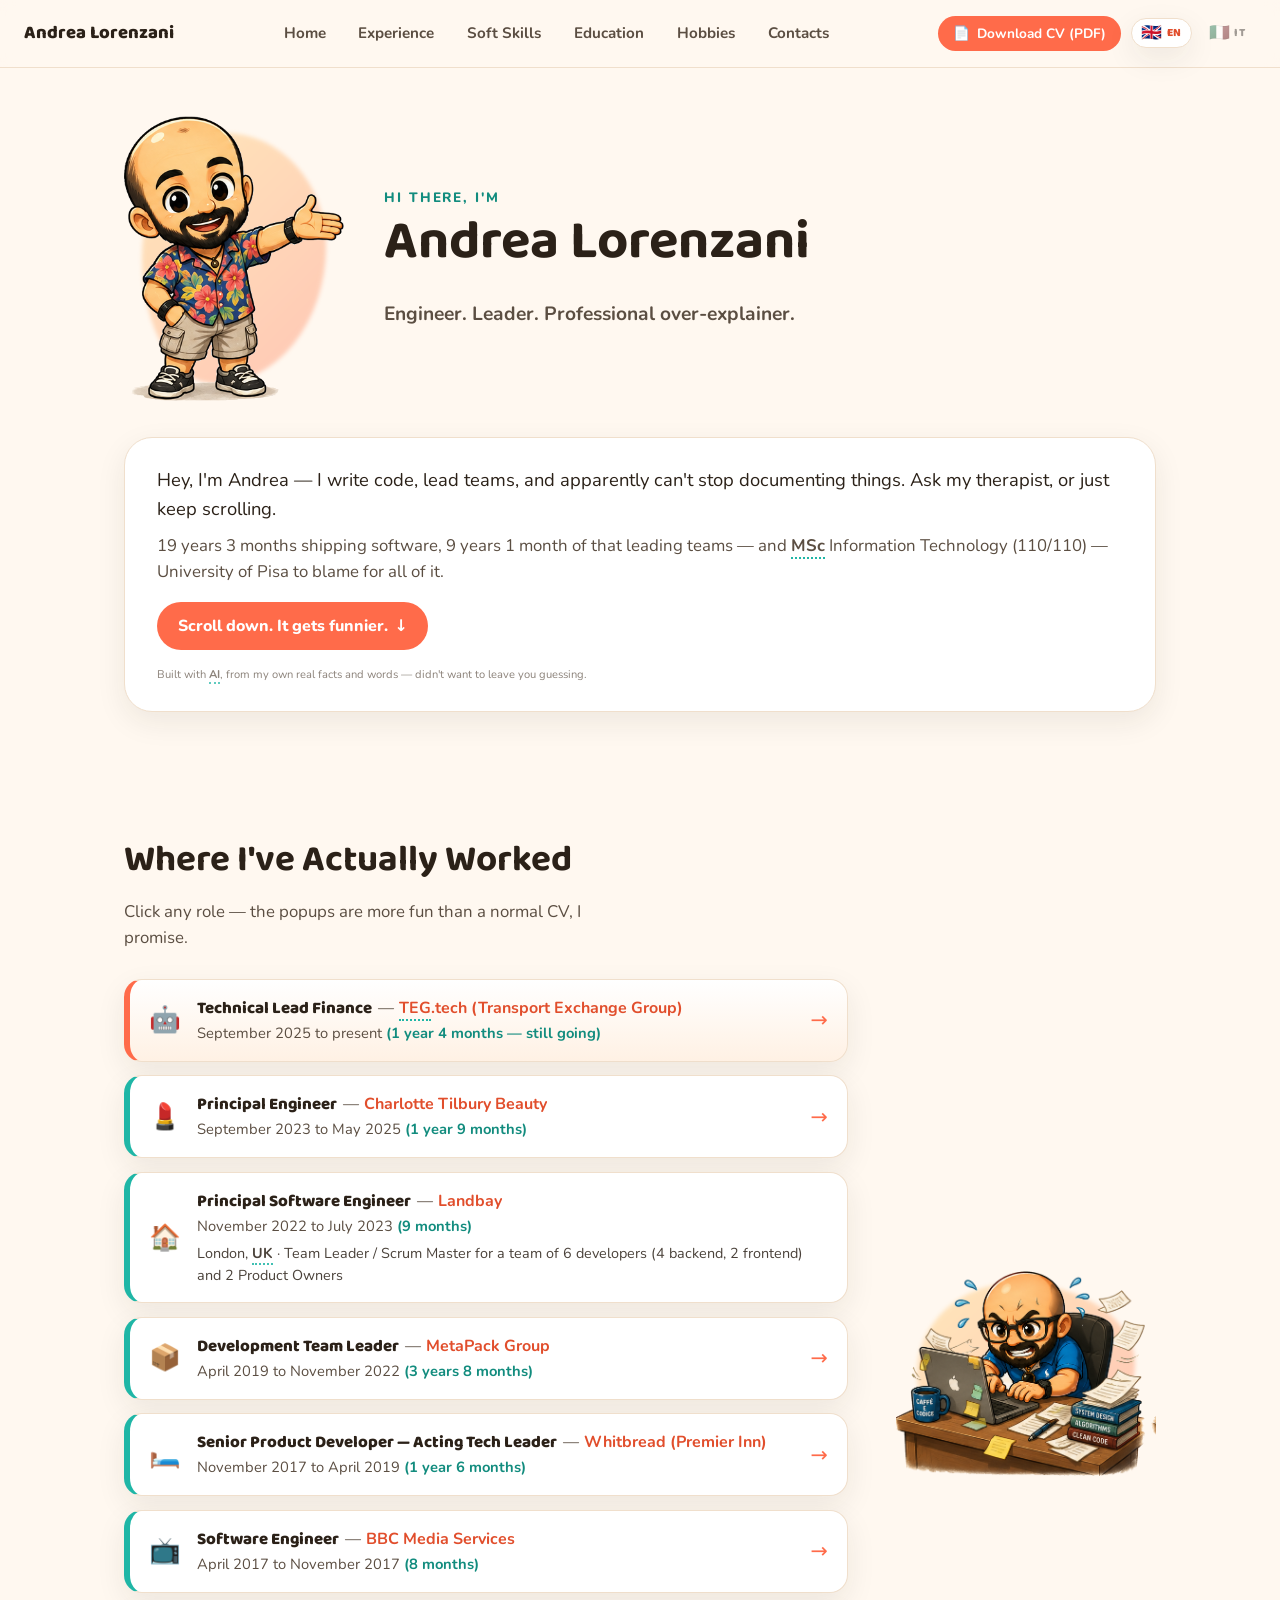
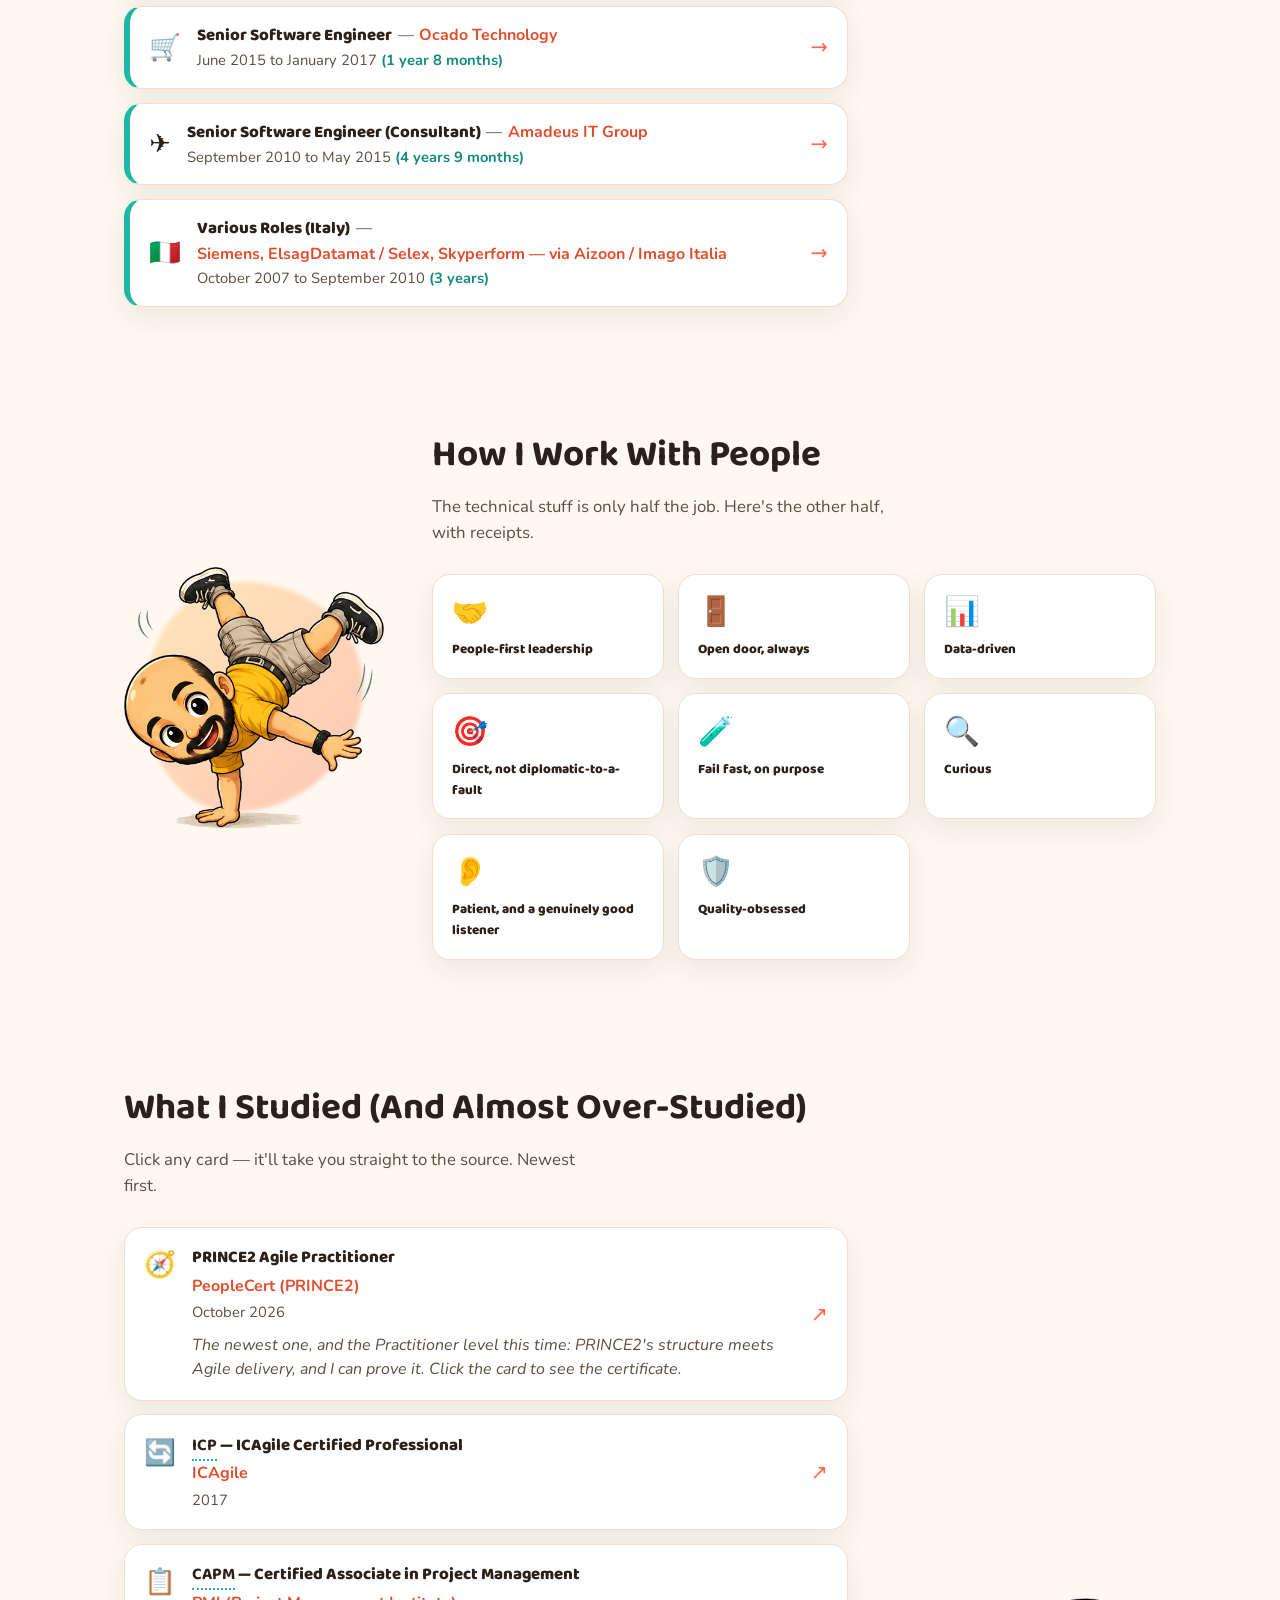
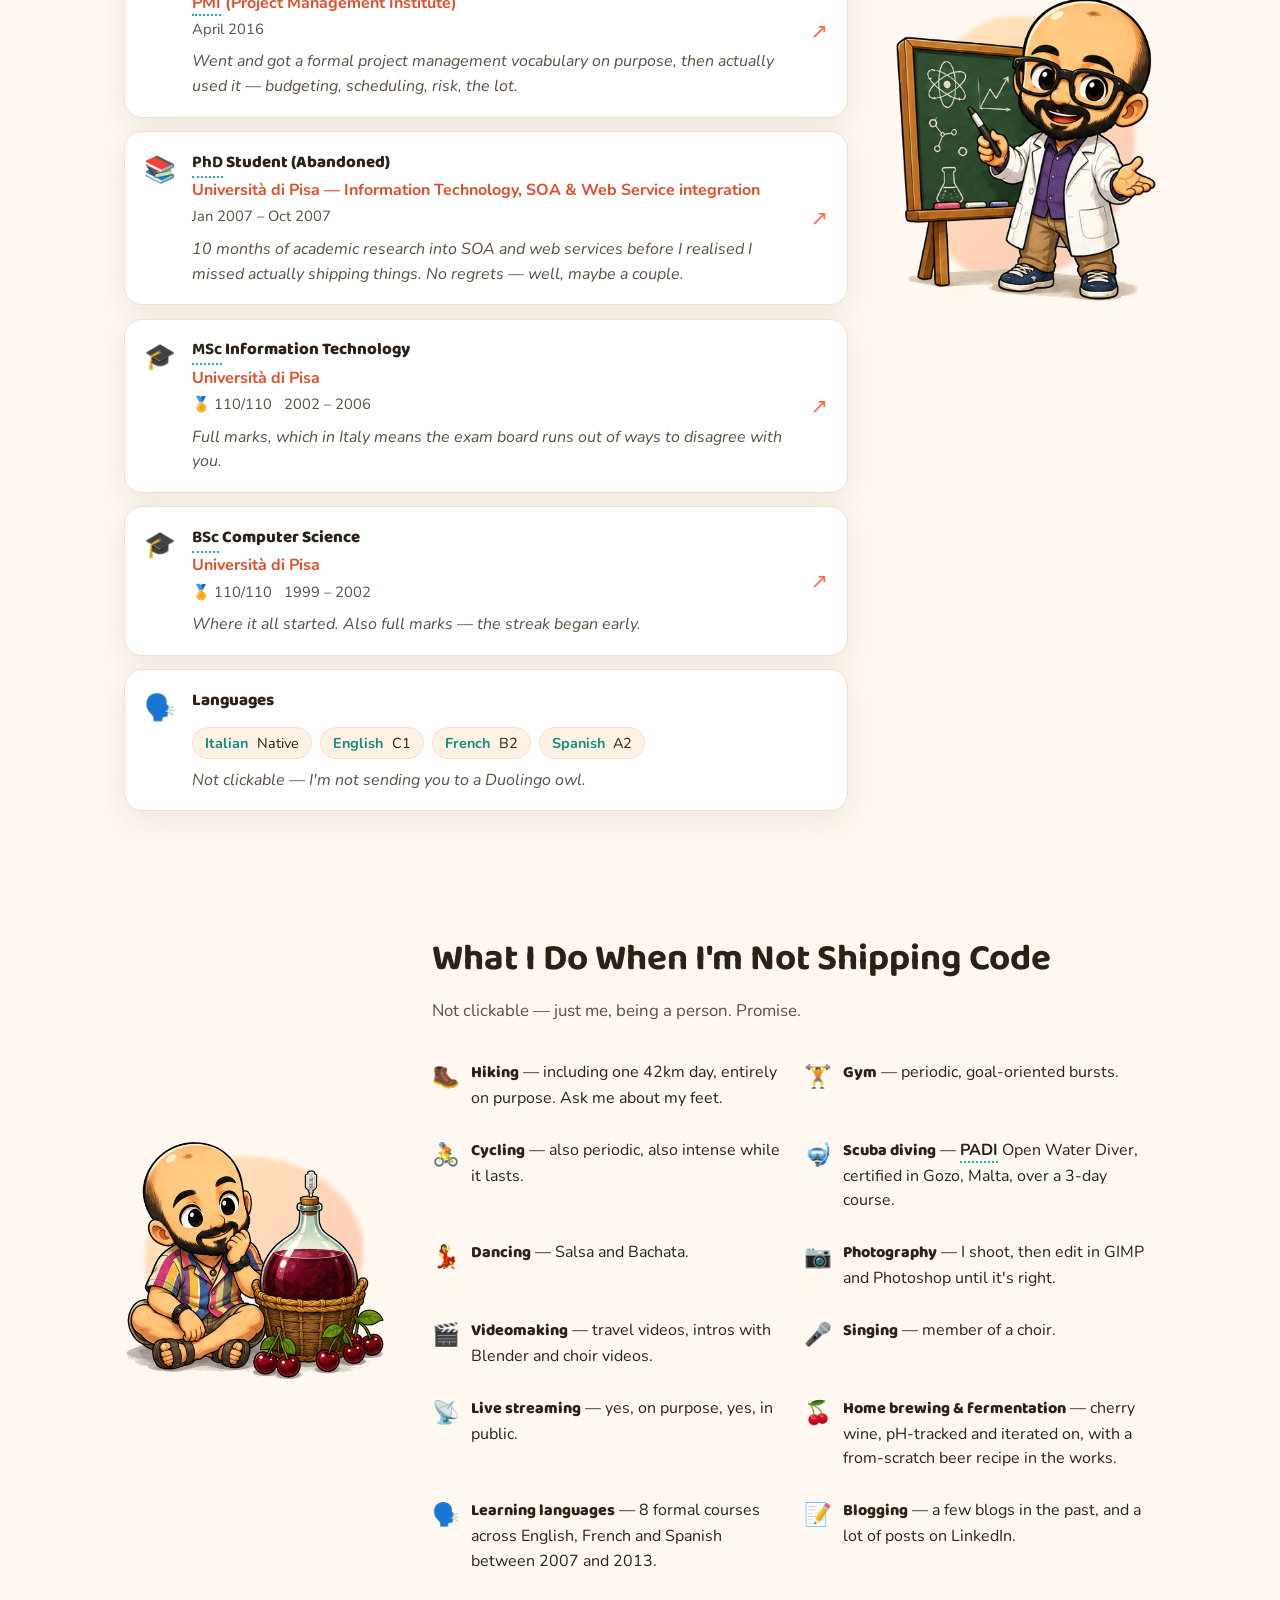
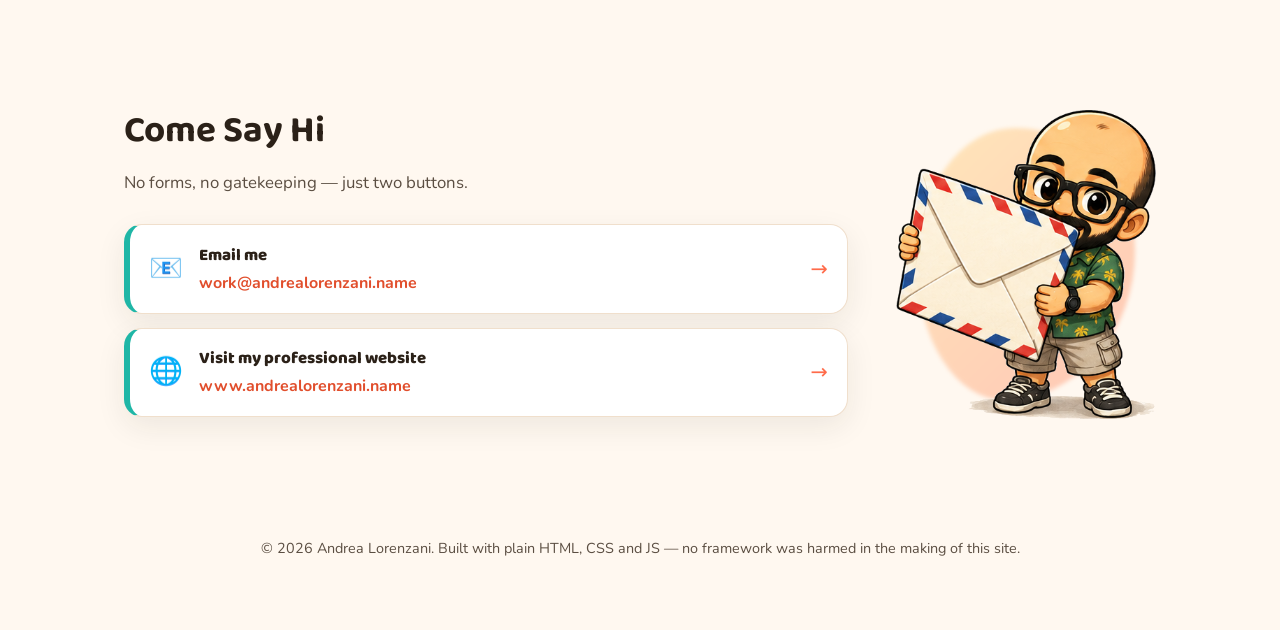
<file: index.html>
<!DOCTYPE html>
<html lang="en">
<head>
<meta charset="UTF-8">
<meta name="viewport" content="width=device-width, initial-scale=1.0">
<title>Andrea Lorenzani — Principal Engineer &amp; Engineering Manager</title>
<meta name="description" content="Andrea Lorenzani is a Principal Engineer and Engineering Manager based in London. This is his slightly-too-honest personal CV: experience, soft skills, education and hobbies, in his own voice.">
<link rel="canonical" href="https://andrealorenzani.github.io/">
<meta name="robots" content="index, follow">
<link rel="icon" href="data:,">
<link rel="alternate" hreflang="en" href="https://andrealorenzani.github.io/">
<link rel="alternate" hreflang="it" href="https://andrealorenzani.github.io/it/">
<link rel="alternate" hreflang="x-default" href="https://andrealorenzani.github.io/">
<meta property="og:type" content="profile">
<meta property="og:site_name" content="Andrea Lorenzani">
<meta property="og:title" content="Andrea Lorenzani — Principal Engineer &amp; Engineering Manager">
<meta property="og:description" content="Andrea Lorenzani's slightly-too-honest personal CV: experience, soft skills, education and hobbies, in his own voice.">
<meta property="og:url" content="https://andrealorenzani.github.io/">
<meta property="og:image" content="https://andrealorenzani.github.io/img/welcome.png">
<meta property="og:locale" content="en_GB">
<meta property="og:locale:alternate" content="it_IT">
<meta name="twitter:card" content="summary_large_image">
<meta name="twitter:title" content="Andrea Lorenzani — Principal Engineer &amp; Engineering Manager">
<meta name="twitter:description" content="Andrea Lorenzani's slightly-too-honest personal CV: experience, soft skills, education and hobbies, in his own voice.">
<meta name="twitter:image" content="https://andrealorenzani.github.io/img/welcome.png">
<link rel="preconnect" href="https://fonts.googleapis.com">
<link rel="preconnect" href="https://fonts.gstatic.com" crossorigin>
<link href="https://fonts.googleapis.com/css2?family=Baloo+2:wght@500;700;800&amp;family=Nunito:wght@400;600;700;800&amp;display=swap" rel="stylesheet">
<link rel="stylesheet" href="/css/style.css">
<script type="application/ld+json">
{
  "@context": "https://schema.org",
  "@type": "ProfilePage",
  "mainEntity": {
    "@type": "Person",
    "name": "Andrea Lorenzani",
    "url": "https://andrealorenzani.github.io/",
    "jobTitle": ["Principal Engineer", "Engineering Manager"],
    "description": "Software engineer and engineering leader based in London. Writes code, leads teams, and has been doing both for close to two decades.",
    "email": "mailto:work@andrealorenzani.name",
    "address": { "@type": "PostalAddress", "addressLocality": "London", "addressCountry": "GB" },
    "sameAs": [
      "https://www.andrealorenzani.name/",
      "https://www.andrealorenzani.name/cv/",
      "https://blog.andrealorenzani.name",
      "https://www.linkedin.com/in/andrealorenzani"
    ]
  }
}
</script>
</head>
<body>

<a class="skip-link" href="#main">Skip to content</a>

<header class="topnav">
  <a class="topnav-brand" href="#top">Andrea Lorenzani</a>
  <nav aria-label="Section navigation">
    <a href="#top">Home</a>
    <a href="#experience">Experience</a>
    <a href="#soft-skills">Soft Skills</a>
    <a href="#education">Education</a>
    <a href="#hobbies">Hobbies</a>
    <a href="#contacts">Contacts</a>
  </nav>
  <div class="topnav-actions">
    <a class="cv-download" href="https://www.andrealorenzani.name/curriculum/?lang=eng&amp;type=pdf&amp;source=web_githubio" target="_blank" rel="noopener noreferrer">
      <span aria-hidden="true">📄</span> Download CV (PDF)
    </a>
    <div class="lang-switch" role="group" aria-label="Language / Lingua">
      <a href="/" class="lang-flag is-active" aria-current="page" hreflang="en" lang="en" title="English (current)">
        <span aria-hidden="true">🇬🇧</span><span class="lang-code">EN</span>
      </a>
      <a href="/it/" class="lang-flag" hreflang="it" lang="it" title="Italiano">
        <span aria-hidden="true">🇮🇹</span><span class="lang-code">IT</span>
      </a>
    </div>
  </div>
</header>

<main id="main">

  <!-- ===================== HERO / WELCOME ===================== -->
  <section id="top" class="hero" aria-labelledby="hero-name">
    <div class="hero-top">
      <div class="hero-portrait">
        <img id="hero-image" alt="" width="343" height="445">
      </div>
      <div class="hero-heading">
        <p class="eyebrow">Hi there, I'm</p>
        <h1 id="hero-name">Andrea Lorenzani</h1>
        <p id="hero-tagline" class="hero-tagline"></p>
      </div>
    </div>
    <div class="hero-copy">
      <p id="hero-intro" class="hero-intro"></p>
      <p id="hero-stats" class="hero-stats"></p>
      <a id="hero-cta" class="hero-cta" href="#experience">Scroll down. It gets funnier.</a>
      <p id="hero-ai-note" class="hero-ai-note"></p>
    </div>
  </section>

  <!-- ===================== EXPERIENCE ===================== -->
  <section id="experience" class="section section--img-right" aria-labelledby="experience-title">
    <div class="section-copy">
      <h2 id="experience-title" class="section-title"></h2>
      <p id="experience-subtitle" class="section-subtitle"></p>
      <ul id="experience-list" class="exp-list"></ul>
    </div>
    <div class="section-portrait">
      <img id="experience-image" alt="" width="547" height="431">
    </div>
  </section>

  <!-- ===================== SOFT SKILLS ===================== -->
  <section id="soft-skills" class="section section--img-left" aria-labelledby="skills-title">
    <div class="section-portrait">
      <img id="skills-image" alt="" width="432" height="434">
    </div>
    <div class="section-copy">
      <h2 id="skills-title" class="section-title"></h2>
      <p id="skills-subtitle" class="section-subtitle"></p>
      <div id="skills-grid" class="skills-grid"></div>
    </div>
  </section>

  <!-- ===================== EDUCATION ===================== -->
  <section id="education" class="section section--img-right" aria-labelledby="education-title">
    <div class="section-copy">
      <h2 id="education-title" class="section-title"></h2>
      <p id="education-subtitle" class="section-subtitle"></p>
      <div id="education-list" class="edu-list"></div>
    </div>
    <div class="section-portrait">
      <img id="education-image" alt="" width="376" height="439">
    </div>
  </section>

  <!-- ===================== HOBBIES ===================== -->
  <section id="hobbies" class="section section--img-left" aria-labelledby="hobbies-title">
    <div class="section-portrait">
      <img id="hobbies-image" alt="" width="465" height="425">
    </div>
    <div class="section-copy">
      <h2 id="hobbies-title" class="section-title"></h2>
      <p id="hobbies-subtitle" class="section-subtitle"></p>
      <ul id="hobbies-list" class="hobbies-list"></ul>
    </div>
  </section>

  <!-- ===================== CONTACTS ===================== -->
  <section id="contacts" class="section section--img-right" aria-labelledby="contacts-title">
    <div class="section-copy">
      <h2 id="contacts-title" class="section-title"></h2>
      <p id="contacts-subtitle" class="section-subtitle"></p>
      <div id="contacts-list" class="contacts-list"></div>
    </div>
    <div class="section-portrait">
      <img id="contacts-image" alt="" width="372" height="442">
    </div>
  </section>

</main>

<footer class="site-footer">
  <p>&copy; <span id="year"></span> Andrea Lorenzani. Built with plain HTML, CSS and JS — no framework was harmed in the making of this site.</p>
</footer>

<!-- Modal used for Experience and Soft Skills popups -->
<div id="modal" class="modal" role="dialog" aria-modal="true" aria-label="Details">
  <div class="modal-card" id="modal-body"></div>
</div>

<script src="/js/md-parser.js"></script>
<script src="/js/main.js"></script>
</body>
</html>
</file>
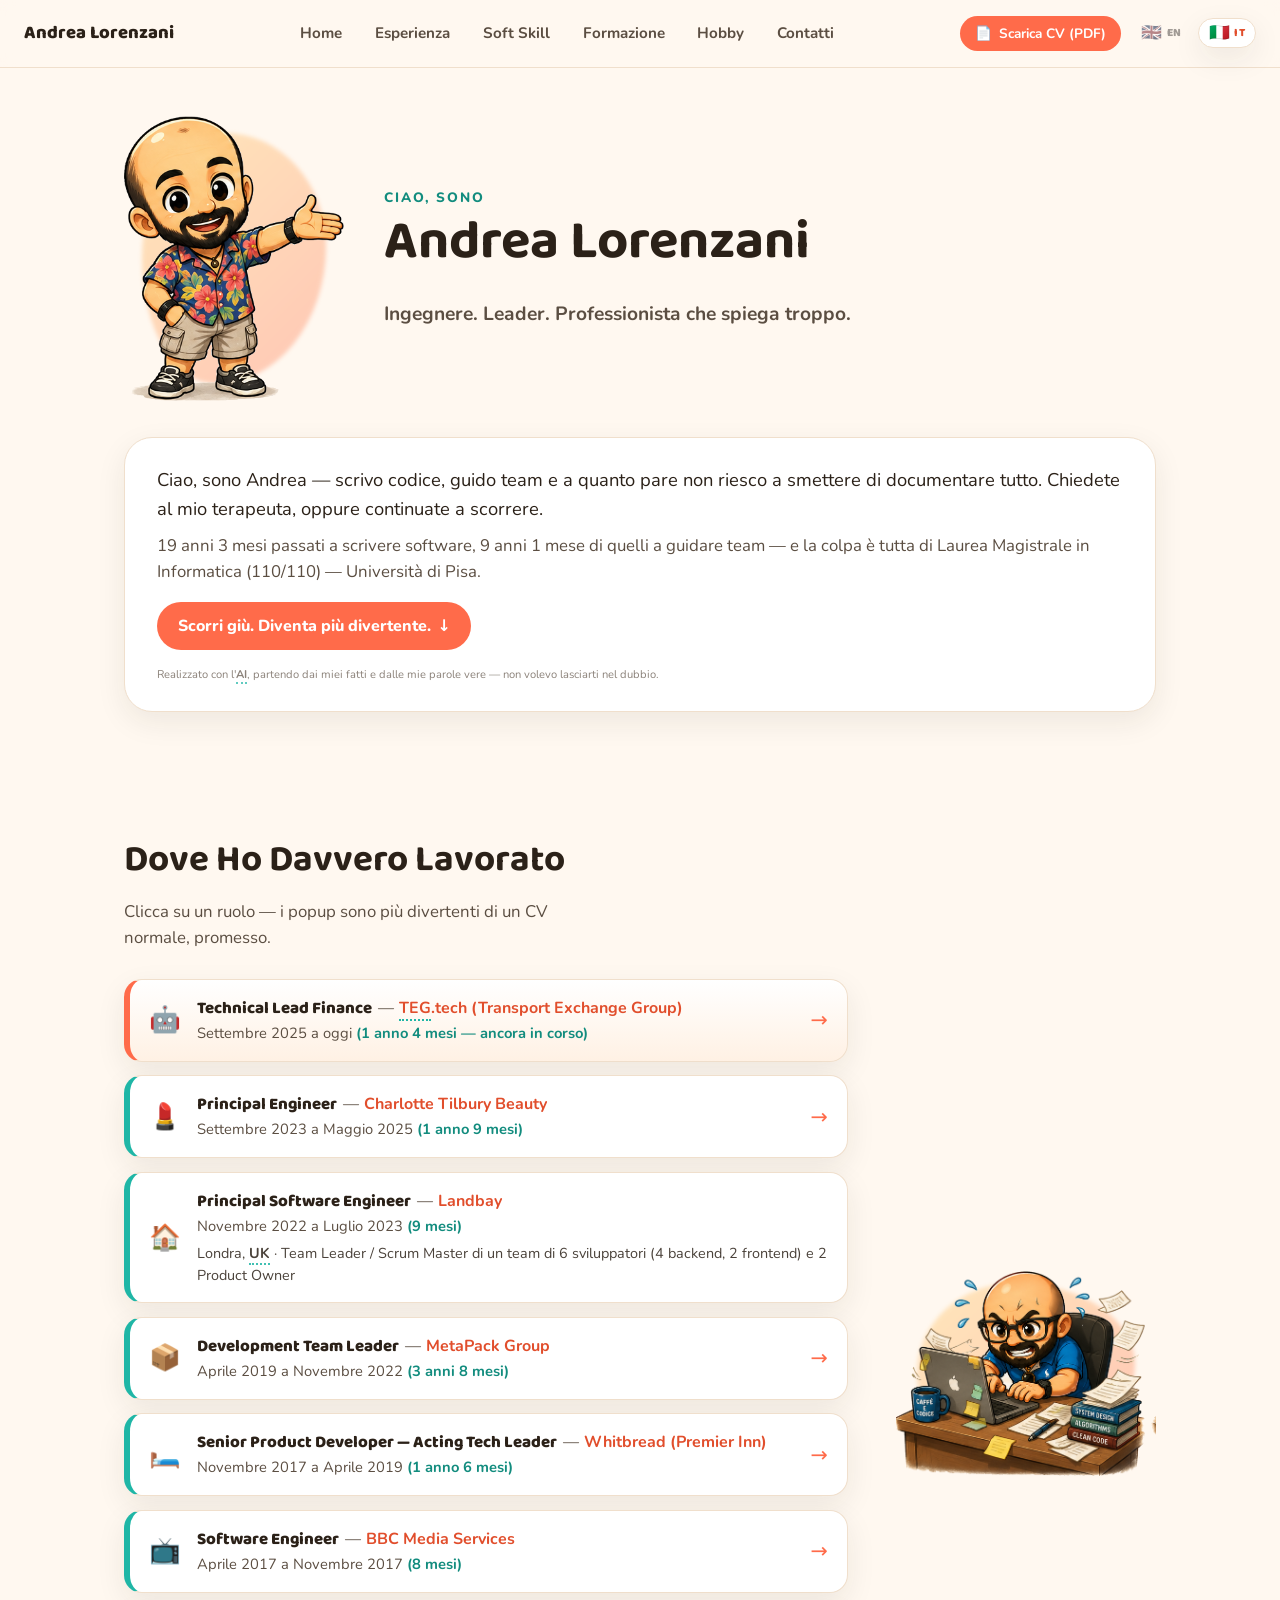
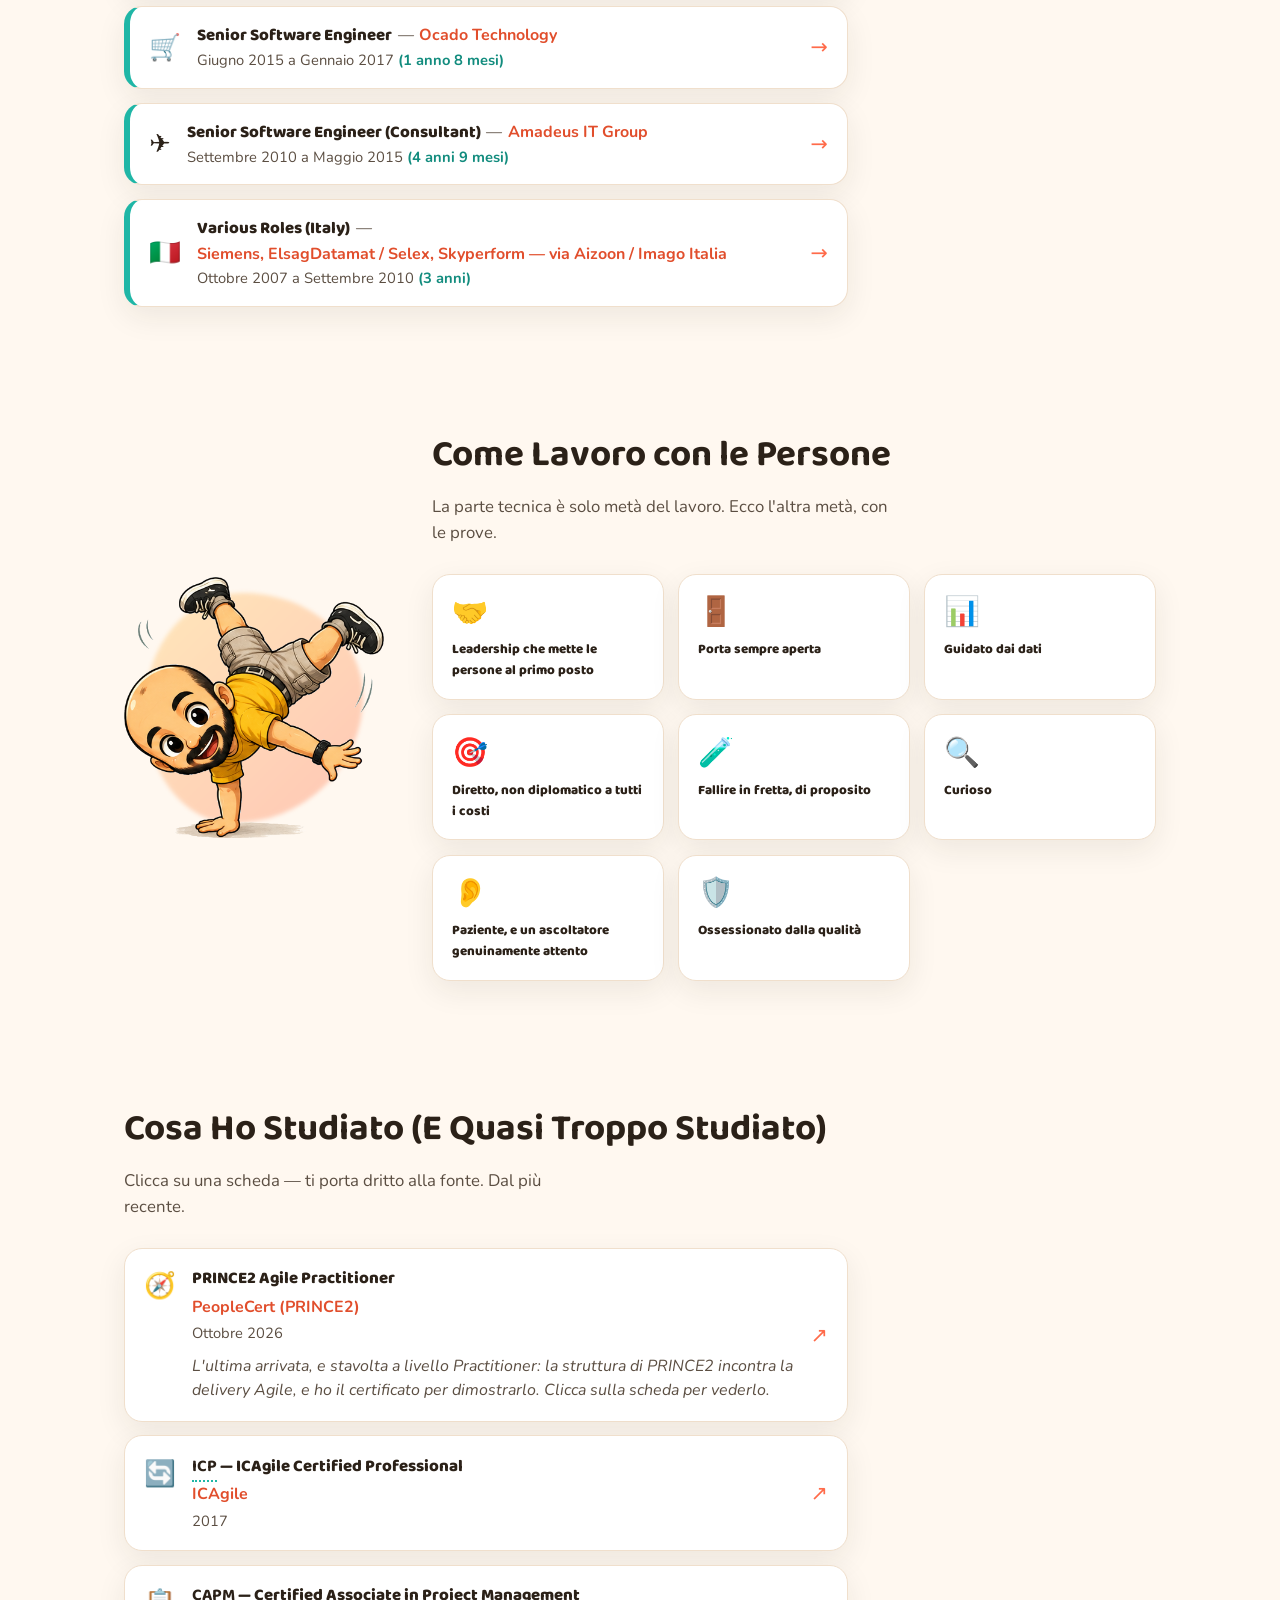
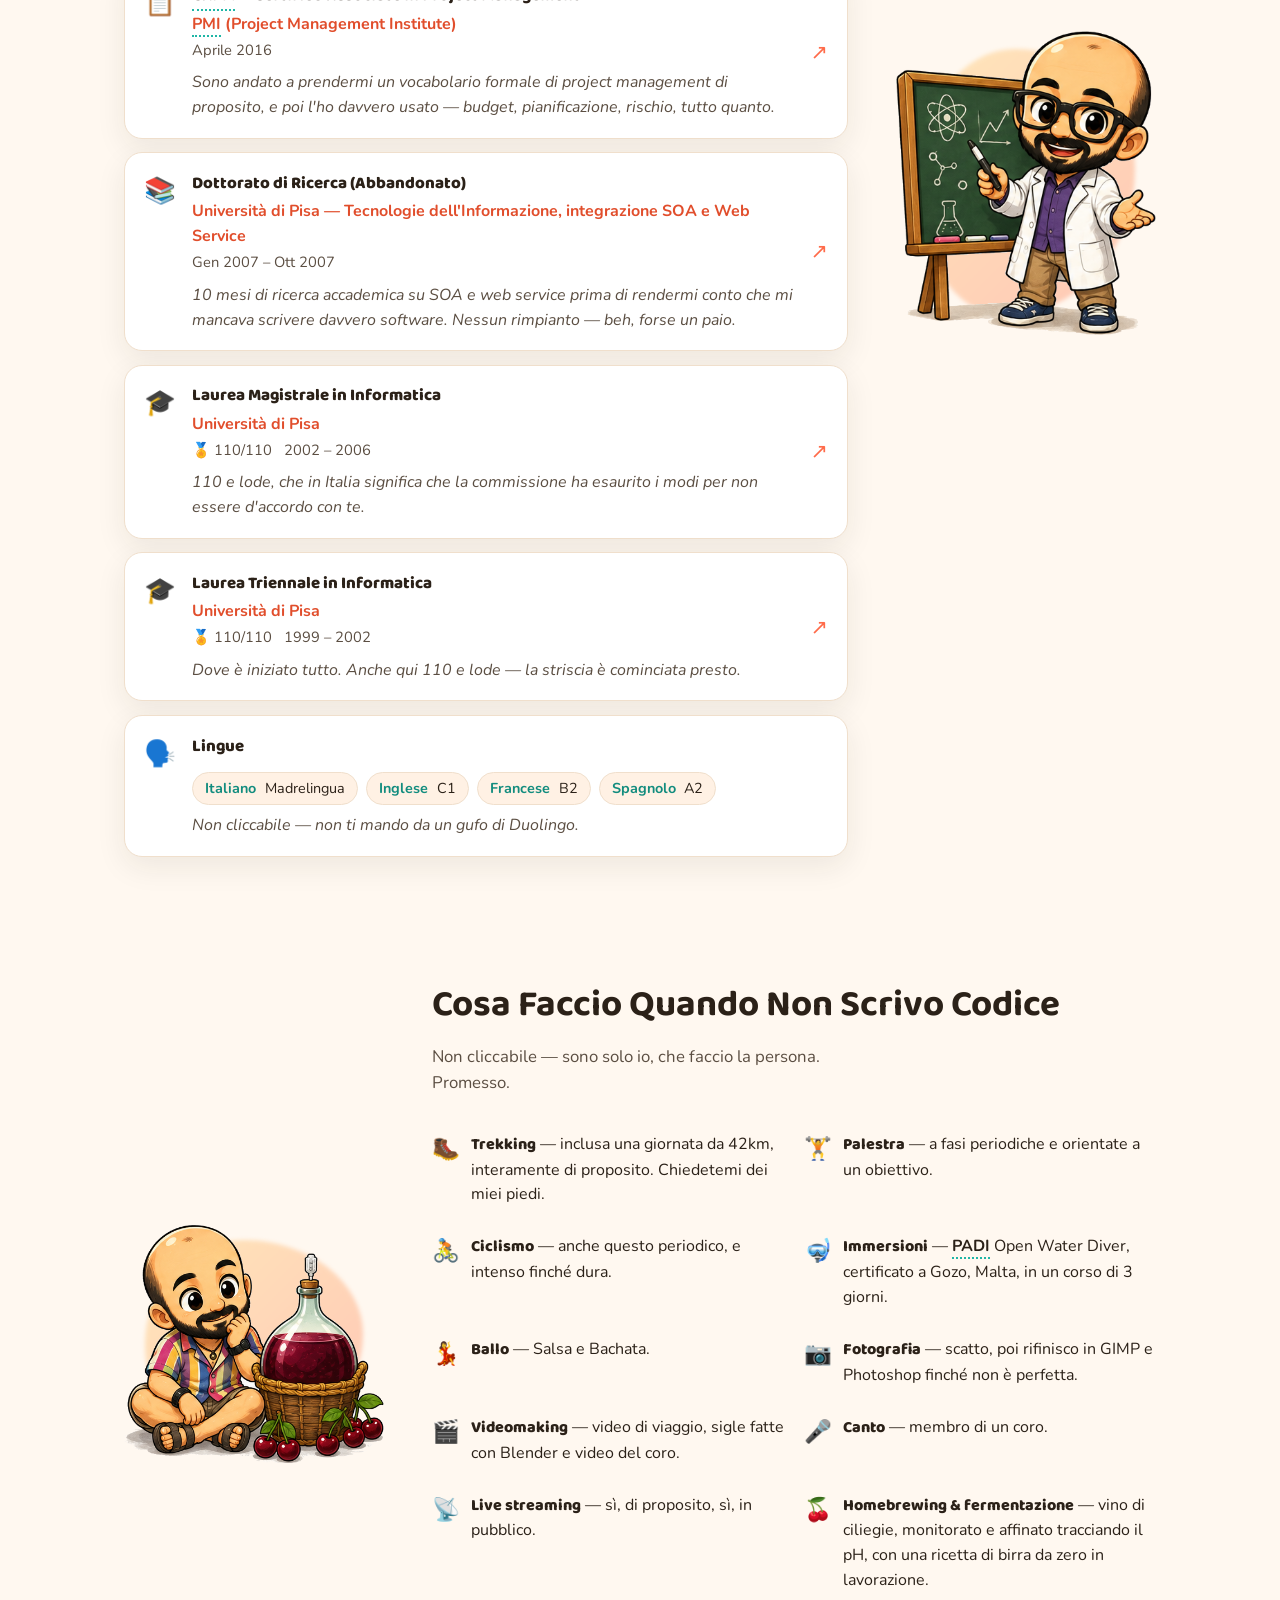
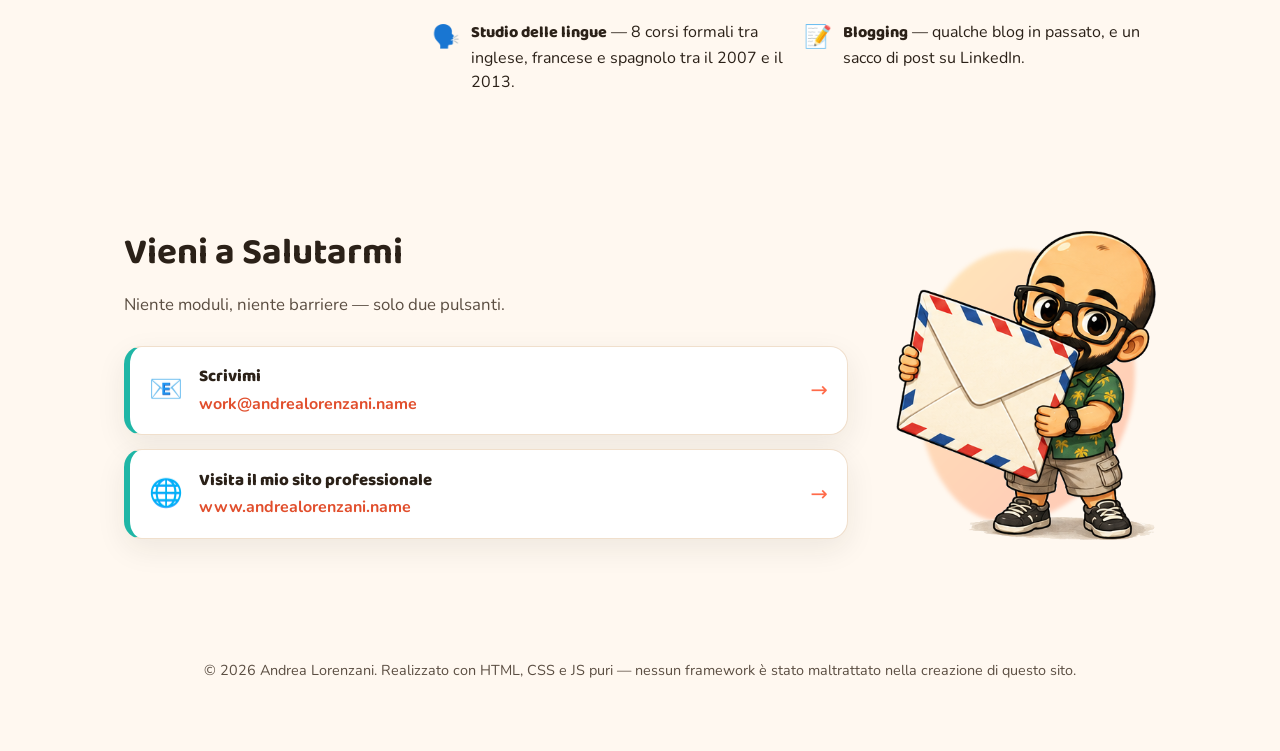
<file: it/index.html>
<!DOCTYPE html>
<html lang="it">
<head>
<meta charset="UTF-8">
<meta name="viewport" content="width=device-width, initial-scale=1.0">
<title>Andrea Lorenzani — Principal Engineer &amp; Engineering Manager</title>
<meta name="description" content="Andrea Lorenzani è Principal Engineer ed Engineering Manager con base a Londra. Il suo CV personale, un po' troppo sincero: esperienza, soft skill, formazione e hobby, a modo suo.">
<link rel="canonical" href="https://andrealorenzani.github.io/it/">
<meta name="robots" content="index, follow">
<link rel="icon" href="data:,">
<link rel="alternate" hreflang="en" href="https://andrealorenzani.github.io/">
<link rel="alternate" hreflang="it" href="https://andrealorenzani.github.io/it/">
<link rel="alternate" hreflang="x-default" href="https://andrealorenzani.github.io/">
<meta property="og:type" content="profile">
<meta property="og:site_name" content="Andrea Lorenzani">
<meta property="og:title" content="Andrea Lorenzani — Principal Engineer &amp; Engineering Manager">
<meta property="og:description" content="Il CV personale, un po' troppo sincero, di Andrea Lorenzani: esperienza, soft skill, formazione e hobby, a modo suo.">
<meta property="og:url" content="https://andrealorenzani.github.io/it/">
<meta property="og:image" content="https://andrealorenzani.github.io/img/welcome.png">
<meta property="og:locale" content="it_IT">
<meta property="og:locale:alternate" content="en_GB">
<meta name="twitter:card" content="summary_large_image">
<meta name="twitter:title" content="Andrea Lorenzani — Principal Engineer &amp; Engineering Manager">
<meta name="twitter:description" content="Il CV personale, un po' troppo sincero, di Andrea Lorenzani: esperienza, soft skill, formazione e hobby, a modo suo.">
<meta name="twitter:image" content="https://andrealorenzani.github.io/img/welcome.png">
<link rel="preconnect" href="https://fonts.googleapis.com">
<link rel="preconnect" href="https://fonts.gstatic.com" crossorigin>
<link href="https://fonts.googleapis.com/css2?family=Baloo+2:wght@500;700;800&amp;family=Nunito:wght@400;600;700;800&amp;display=swap" rel="stylesheet">
<link rel="stylesheet" href="/css/style.css">
<script type="application/ld+json">
{
  "@context": "https://schema.org",
  "@type": "ProfilePage",
  "inLanguage": "it",
  "mainEntity": {
    "@type": "Person",
    "name": "Andrea Lorenzani",
    "url": "https://andrealorenzani.github.io/it/",
    "jobTitle": ["Principal Engineer", "Engineering Manager"],
    "description": "Ingegnere del software e leader tecnico con base a Londra. Scrive codice, guida team, e lo fa da quasi vent'anni.",
    "email": "mailto:work@andrealorenzani.name",
    "address": { "@type": "PostalAddress", "addressLocality": "London", "addressCountry": "GB" },
    "sameAs": [
      "https://www.andrealorenzani.name/",
      "https://www.andrealorenzani.name/cv/it/",
      "https://blog.andrealorenzani.name",
      "https://www.linkedin.com/in/andrealorenzani"
    ]
  }
}
</script>
</head>
<body>

<a class="skip-link" href="#main">Vai al contenuto</a>

<header class="topnav">
  <a class="topnav-brand" href="#top">Andrea Lorenzani</a>
  <nav aria-label="Navigazione delle sezioni">
    <a href="#top">Home</a>
    <a href="#experience">Esperienza</a>
    <a href="#soft-skills">Soft Skill</a>
    <a href="#education">Formazione</a>
    <a href="#hobbies">Hobby</a>
    <a href="#contacts">Contatti</a>
  </nav>
  <div class="topnav-actions">
    <a class="cv-download" href="https://www.andrealorenzani.name/curriculum/?lang=ita&amp;type=pdf&amp;source=web_githubio" target="_blank" rel="noopener noreferrer">
      <span aria-hidden="true">📄</span> Scarica CV (PDF)
    </a>
    <div class="lang-switch" role="group" aria-label="Language / Lingua">
      <a href="/" class="lang-flag" hreflang="en" lang="en" title="English">
        <span aria-hidden="true">🇬🇧</span><span class="lang-code">EN</span>
      </a>
      <a href="/it/" class="lang-flag is-active" aria-current="page" hreflang="it" lang="it" title="Italiano (corrente)">
        <span aria-hidden="true">🇮🇹</span><span class="lang-code">IT</span>
      </a>
    </div>
  </div>
</header>

<main id="main">

  <!-- ===================== HERO / BENVENUTO ===================== -->
  <section id="top" class="hero" aria-labelledby="hero-name">
    <div class="hero-top">
      <div class="hero-portrait">
        <img id="hero-image" alt="" width="343" height="445">
      </div>
      <div class="hero-heading">
        <p class="eyebrow">Ciao, sono</p>
        <h1 id="hero-name">Andrea Lorenzani</h1>
        <p id="hero-tagline" class="hero-tagline"></p>
      </div>
    </div>
    <div class="hero-copy">
      <p id="hero-intro" class="hero-intro"></p>
      <p id="hero-stats" class="hero-stats"></p>
      <a id="hero-cta" class="hero-cta" href="#experience">Scorri giù. Diventa più divertente.</a>
      <p id="hero-ai-note" class="hero-ai-note"></p>
    </div>
  </section>

  <!-- ===================== ESPERIENZA ===================== -->
  <section id="experience" class="section section--img-right" aria-labelledby="experience-title">
    <div class="section-copy">
      <h2 id="experience-title" class="section-title"></h2>
      <p id="experience-subtitle" class="section-subtitle"></p>
      <ul id="experience-list" class="exp-list"></ul>
    </div>
    <div class="section-portrait">
      <img id="experience-image" alt="" width="547" height="431">
    </div>
  </section>

  <!-- ===================== SOFT SKILL ===================== -->
  <section id="soft-skills" class="section section--img-left" aria-labelledby="skills-title">
    <div class="section-portrait">
      <img id="skills-image" alt="" width="432" height="434">
    </div>
    <div class="section-copy">
      <h2 id="skills-title" class="section-title"></h2>
      <p id="skills-subtitle" class="section-subtitle"></p>
      <div id="skills-grid" class="skills-grid"></div>
    </div>
  </section>

  <!-- ===================== FORMAZIONE ===================== -->
  <section id="education" class="section section--img-right" aria-labelledby="education-title">
    <div class="section-copy">
      <h2 id="education-title" class="section-title"></h2>
      <p id="education-subtitle" class="section-subtitle"></p>
      <div id="education-list" class="edu-list"></div>
    </div>
    <div class="section-portrait">
      <img id="education-image" alt="" width="376" height="439">
    </div>
  </section>

  <!-- ===================== HOBBY ===================== -->
  <section id="hobbies" class="section section--img-left" aria-labelledby="hobbies-title">
    <div class="section-portrait">
      <img id="hobbies-image" alt="" width="465" height="425">
    </div>
    <div class="section-copy">
      <h2 id="hobbies-title" class="section-title"></h2>
      <p id="hobbies-subtitle" class="section-subtitle"></p>
      <ul id="hobbies-list" class="hobbies-list"></ul>
    </div>
  </section>

  <!-- ===================== CONTATTI ===================== -->
  <section id="contacts" class="section section--img-right" aria-labelledby="contacts-title">
    <div class="section-copy">
      <h2 id="contacts-title" class="section-title"></h2>
      <p id="contacts-subtitle" class="section-subtitle"></p>
      <div id="contacts-list" class="contacts-list"></div>
    </div>
    <div class="section-portrait">
      <img id="contacts-image" alt="" width="372" height="442">
    </div>
  </section>

</main>

<footer class="site-footer">
  <p>&copy; <span id="year"></span> Andrea Lorenzani. Realizzato con HTML, CSS e JS puri — nessun framework è stato maltrattato nella creazione di questo sito.</p>
</footer>

<!-- Modale usato per i popup di Esperienza e Soft Skill -->
<div id="modal" class="modal" role="dialog" aria-modal="true" aria-label="Dettagli">
  <div class="modal-card" id="modal-body"></div>
</div>

<script src="/js/md-parser.js"></script>
<script src="/js/main.js"></script>
</body>
</html>
</file>
<file: css/style.css>
/* =======================================================================
   Andrea Lorenzani — personal CV site
   A warm, playful, two-tone design. Colours and fonts are all set as
   custom properties on :root so the whole look can be re-themed from
   one place.
   ======================================================================= */

:root {
  --bg: #FFF8F0;
  --bg-alt: #FFF1E4;
  --ink: #2B2118;
  --ink-soft: #5B4E42;
  --coral: #FF6B4A;
  --coral-dark: #E14E2C;
  --teal: #1FB6A6;
  --teal-dark: #128C7E;
  --sun: #FFC857;
  --card-bg: #FFFFFF;
  --card-border: #F0DFCC;
  --shadow: 0 10px 30px rgba(43, 33, 24, 0.08);
  --shadow-hover: 0 16px 40px rgba(43, 33, 24, 0.14);
  --radius-lg: 28px;
  --radius-md: 18px;
  --radius-sm: 12px;
  --font-display: 'Baloo 2', 'Segoe UI Rounded', system-ui, sans-serif;
  --font-body: 'Nunito', system-ui, -apple-system, 'Segoe UI', sans-serif;
  --max-width: 1080px;
}

* { box-sizing: border-box; }

html {
  scroll-behavior: smooth;
}

body {
  margin: 0;
  background: var(--bg);
  color: var(--ink);
  font-family: var(--font-body);
  line-height: 1.55;
  opacity: 0;
  transition: opacity 0.4s ease;
}
body.is-loaded { opacity: 1; }
body.modal-open { overflow: hidden; }

img { max-width: 100%; display: block; }

h1, h2, h3, h4 {
  font-family: var(--font-display);
  font-weight: 700;
  line-height: 1.1;
  margin: 0 0 0.5em;
  color: var(--ink);
}

a { color: var(--coral-dark); }

.skip-link {
  position: absolute;
  left: -999px;
  top: auto;
  background: var(--ink);
  color: #fff;
  padding: 0.75rem 1.25rem;
  border-radius: var(--radius-sm);
  z-index: 200;
}
.skip-link:focus {
  left: 1rem;
  top: 1rem;
}

/* ---------------------------------------------------------------------
   Top navigation
   --------------------------------------------------------------------- */

.topnav {
  position: sticky;
  top: 0;
  z-index: 50;
  display: flex;
  align-items: center;
  justify-content: space-between;
  gap: 1rem;
  padding: 0.9rem 1.5rem;
  background: rgba(255, 248, 240, 0.88);
  backdrop-filter: blur(8px);
  border-bottom: 1px solid var(--card-border);
  flex-wrap: wrap;
}

.topnav-brand {
  font-family: var(--font-display);
  font-weight: 800;
  font-size: 1.15rem;
  color: var(--ink);
  text-decoration: none;
}

.topnav nav {
  display: flex;
  gap: 0.35rem;
  flex-wrap: wrap;
}

.topnav nav a {
  text-decoration: none;
  color: var(--ink-soft);
  font-weight: 700;
  padding: 0.45rem 0.85rem;
  border-radius: 999px;
  font-size: 0.95rem;
  transition: background 0.15s ease, color 0.15s ease;
}

.topnav nav a:hover,
.topnav nav a:focus-visible {
  background: var(--coral);
  color: #fff;
}

.topnav-actions {
  display: flex;
  align-items: center;
  gap: 0.6rem;
  flex-wrap: wrap;
}

.cv-download {
  display: inline-flex;
  align-items: center;
  gap: 0.4rem;
  padding: 0.45rem 0.95rem;
  border-radius: 999px;
  background: var(--coral);
  color: #fff;
  font-weight: 700;
  font-size: 0.85rem;
  text-decoration: none;
  transition: background 0.15s ease;
}
.cv-download:hover, .cv-download:focus-visible {
  background: var(--coral-dark);
  outline: none;
}

.lang-switch {
  display: flex;
  gap: 0.35rem;
  flex: 0 0 auto;
}

.lang-flag {
  display: inline-flex;
  align-items: center;
  gap: 0.3rem;
  text-decoration: none;
  padding: 0.35rem 0.6rem;
  border-radius: 999px;
  border: 1px solid transparent;
  font-size: 1.05rem;
  line-height: 1;
  opacity: 0.55;
  filter: grayscale(55%);
  transition: opacity 0.15s ease, filter 0.15s ease, border-color 0.15s ease, background 0.15s ease;
}

.lang-flag .lang-code {
  font-family: var(--font-display);
  font-weight: 800;
  font-size: 0.72rem;
  color: var(--ink-soft);
  letter-spacing: 0.04em;
}

.lang-flag:hover,
.lang-flag:focus-visible {
  opacity: 0.85;
  filter: grayscale(0%);
  background: var(--bg-alt);
  outline: none;
}

.lang-flag.is-active {
  opacity: 1;
  filter: grayscale(0%);
  border-color: var(--card-border);
  background: var(--card-bg);
  box-shadow: var(--shadow);
  cursor: default;
}

.lang-flag.is-active .lang-code {
  color: var(--coral-dark);
}

/* ---------------------------------------------------------------------
   Shared section layout: image + copy, alternating sides
   --------------------------------------------------------------------- */

main { display: block; }

.section,
.hero {
  max-width: var(--max-width);
  margin: 0 auto;
  padding: 4rem 1.5rem;
}

.section {
  display: flex;
  align-items: center;
  gap: 3rem;
}

/* Both variants render as a plain row — which side the image lands on is
   controlled by DOM order in index.html (portrait markup first = image on
   the left; copy markup first = image on the right), not by flex-direction. */
.section--img-right,
.section--img-left { flex-direction: row; }

.section-portrait,
.hero-portrait {
  flex: 0 0 auto;
  width: 260px;
  position: relative;
}

.section-portrait::before,
.hero-portrait::before {
  content: "";
  position: absolute;
  inset: 6% 8%;
  background: linear-gradient(135deg, var(--sun), var(--coral));
  border-radius: 45% 55% 60% 40% / 50% 45% 55% 50%;
  z-index: 0;
  opacity: 0.35;
  filter: blur(2px);
}

.section-portrait img,
.hero-portrait img {
  position: relative;
  z-index: 1;
  width: 100%;
  height: auto;
}

.section-copy { flex: 1 1 480px; min-width: 0; }

.section-title {
  font-size: clamp(1.7rem, 3vw, 2.3rem);
}

.section-subtitle {
  color: var(--ink-soft);
  font-size: 1.05rem;
  margin: 0 0 1.75rem;
  max-width: 46ch;
}

/* ---------------------------------------------------------------------
   Hero
   --------------------------------------------------------------------- */

.hero { padding-top: 3rem; }

.hero-top {
  display: flex;
  align-items: center;
  gap: 2.5rem;
  flex-wrap: wrap;
}

.hero-portrait { width: 220px; }

.eyebrow {
  text-transform: uppercase;
  letter-spacing: 0.14em;
  font-weight: 800;
  font-size: 0.85rem;
  color: var(--teal-dark);
  margin: 0 0 0.35rem;
}

.hero-heading h1 {
  font-size: clamp(2.4rem, 5vw, 3.4rem);
}

.hero-tagline {
  font-size: 1.2rem;
  color: var(--ink-soft);
  font-weight: 700;
  margin: 0.25rem 0 0;
}

.hero-copy {
  margin-top: 2.25rem;
  background: var(--card-bg);
  border: 1px solid var(--card-border);
  border-radius: var(--radius-lg);
  padding: 1.75rem 2rem;
  box-shadow: var(--shadow);
}

.hero-intro {
  font-size: 1.15rem;
  margin: 0 0 0.6rem;
}

.hero-stats {
  font-size: 1.05rem;
  color: var(--ink-soft);
  margin: 0 0 1.1rem;
}

.hero-stats strong { color: var(--coral-dark); }

.hero-cta {
  display: inline-flex;
  align-items: center;
  gap: 0.4rem;
  text-decoration: none;
  font-weight: 800;
  color: #fff;
  background: var(--coral);
  padding: 0.7rem 1.3rem;
  border-radius: 999px;
  transition: transform 0.15s ease, background 0.15s ease;
}
.hero-cta:hover, .hero-cta:focus-visible {
  background: var(--coral-dark);
  transform: translateY(-2px);
}
.hero-cta::after { content: "↓"; }

.hero-ai-note {
  margin: 1rem 0 0;
  font-size: 0.7rem;
  color: var(--ink-soft);
  opacity: 0.7;
}

/* ---------------------------------------------------------------------
   Experience list
   --------------------------------------------------------------------- */

.exp-list {
  list-style: none;
  margin: 0;
  padding: 0;
  display: flex;
  flex-direction: column;
  gap: 0.85rem;
}

.exp-item {
  display: flex;
  align-items: center;
  gap: 1rem;
  background: var(--card-bg);
  border: 1px solid var(--card-border);
  border-left: 6px solid var(--teal);
  border-radius: var(--radius-md);
  padding: 1rem 1.2rem;
  cursor: pointer;
  box-shadow: var(--shadow);
  transition: transform 0.15s ease, box-shadow 0.15s ease, border-color 0.15s ease;
}

.exp-item:hover,
.exp-item:focus-visible {
  transform: translateY(-3px);
  box-shadow: var(--shadow-hover);
  border-left-color: var(--coral);
  outline: none;
}

.exp-item--current {
  border-left-color: var(--coral);
  background: linear-gradient(0deg, var(--bg-alt), var(--card-bg));
}

.exp-icon { font-size: 1.6rem; flex: 0 0 auto; }

.exp-text {
  flex: 1 1 auto;
  display: flex;
  flex-wrap: wrap;
  align-items: baseline;
  column-gap: 0.35rem;
  min-width: 0;
}

.exp-role {
  font-weight: 800;
  font-family: var(--font-display);
  font-size: 1.05rem;
}

.exp-sep { color: var(--ink-soft); }

.exp-company { font-weight: 700; color: var(--coral-dark); }

.exp-period {
  flex-basis: 100%;
  color: var(--ink-soft);
  font-size: 0.92rem;
}

.exp-period em { font-style: normal; color: var(--teal-dark); font-weight: 700; }

.exp-arrow {
  flex: 0 0 auto;
  color: var(--coral);
  font-size: 1.3rem;
  transition: transform 0.15s ease;
}
.exp-item:hover .exp-arrow,
.exp-item:focus-visible .exp-arrow { transform: translateX(4px); }

/* ---------------------------------------------------------------------
   Soft skills grid
   --------------------------------------------------------------------- */

.skills-grid {
  display: grid;
  grid-template-columns: repeat(auto-fill, minmax(200px, 1fr));
  gap: 0.9rem;
}

.skill-card {
  display: flex;
  flex-direction: column;
  align-items: flex-start;
  gap: 0.5rem;
  background: var(--card-bg);
  border: 1px solid var(--card-border);
  border-radius: var(--radius-md);
  padding: 1.1rem 1.2rem;
  cursor: pointer;
  text-align: left;
  font-family: var(--font-body);
  box-shadow: var(--shadow);
  transition: transform 0.15s ease, box-shadow 0.15s ease, background 0.15s ease;
}

.skill-card:hover,
.skill-card:focus-visible {
  transform: translateY(-4px) rotate(-0.4deg);
  box-shadow: var(--shadow-hover);
  background: var(--bg-alt);
  outline: none;
}

.skill-icon { font-size: 1.8rem; }

.skill-name {
  font-weight: 800;
  font-family: var(--font-display);
  color: var(--ink);
}

/* ---------------------------------------------------------------------
   Education
   --------------------------------------------------------------------- */

.edu-list {
  display: flex;
  flex-direction: column;
  gap: 0.85rem;
}

.edu-card {
  display: flex;
  align-items: flex-start;
  gap: 1rem;
  background: var(--card-bg);
  border: 1px solid var(--card-border);
  border-radius: var(--radius-md);
  padding: 1.1rem 1.2rem;
  text-decoration: none;
  color: inherit;
  box-shadow: var(--shadow);
  transition: transform 0.15s ease, box-shadow 0.15s ease;
}

a.edu-card:hover, a.edu-card:focus-visible {
  transform: translateY(-3px);
  box-shadow: var(--shadow-hover);
  outline: none;
}

div.edu-card { cursor: default; }

.edu-icon { font-size: 1.6rem; flex: 0 0 auto; }

.edu-body { display: flex; flex-direction: column; gap: 0.15rem; flex: 1 1 auto; }

.edu-title {
  font-weight: 800;
  font-family: var(--font-display);
  font-size: 1.05rem;
}

.edu-institution { color: var(--coral-dark); font-weight: 700; }

.edu-meta {
  display: flex;
  gap: 0.75rem;
  flex-wrap: wrap;
  color: var(--ink-soft);
  font-size: 0.92rem;
}

.edu-grade::before { content: "🏅 "; }

.edu-note {
  margin: 0.4rem 0 0;
  color: var(--ink-soft);
  font-style: italic;
}

.edu-arrow { color: var(--coral); font-size: 1.3rem; align-self: center; }

.lang-grid {
  display: flex;
  flex-wrap: wrap;
  gap: 0.5rem;
  margin-top: 0.5rem;
}

.lang-chip {
  background: var(--bg-alt);
  border: 1px solid var(--card-border);
  border-radius: 999px;
  padding: 0.25rem 0.75rem;
  font-size: 0.9rem;
}
.lang-chip strong { color: var(--teal-dark); margin-right: 0.3rem; }

/* ---------------------------------------------------------------------
   Hobbies
   --------------------------------------------------------------------- */

.hobbies-list {
  list-style: none;
  margin: 0;
  padding: 0;
  display: grid;
  grid-template-columns: repeat(auto-fill, minmax(260px, 1fr));
  gap: 0.7rem 1.2rem;
}

.hobby-item {
  display: flex;
  align-items: flex-start;
  gap: 0.7rem;
  padding: 0.5rem 0;
}

.hobby-icon { font-size: 1.4rem; }

.hobby-name { font-weight: 800; font-family: var(--font-display); }

/* ---------------------------------------------------------------------
   Contacts
   --------------------------------------------------------------------- */

.contacts-list {
  display: flex;
  flex-direction: column;
  gap: 0.85rem;
}

.contact-card {
  display: flex;
  align-items: center;
  gap: 1rem;
  background: var(--card-bg);
  border: 1px solid var(--card-border);
  border-left: 6px solid var(--teal);
  border-radius: var(--radius-md);
  padding: 1.1rem 1.2rem;
  text-decoration: none;
  color: inherit;
  box-shadow: var(--shadow);
  transition: transform 0.15s ease, box-shadow 0.15s ease, border-color 0.15s ease;
}

.contact-card:hover,
.contact-card:focus-visible {
  transform: translateY(-3px);
  box-shadow: var(--shadow-hover);
  border-left-color: var(--coral);
  outline: none;
}

.contact-icon { font-size: 1.7rem; flex: 0 0 auto; }

.contact-body { display: flex; flex-direction: column; gap: 0.1rem; flex: 1 1 auto; }

.contact-title {
  font-weight: 800;
  font-family: var(--font-display);
  font-size: 1.05rem;
}

.contact-value { color: var(--coral-dark); font-weight: 700; }

.contact-arrow { color: var(--coral); font-size: 1.3rem; }

/* ---------------------------------------------------------------------
   Tags / chips (used inside modals)
   --------------------------------------------------------------------- */

.tag-list {
  display: flex;
  flex-wrap: wrap;
  gap: 0.4rem;
}

.tag {
  background: var(--bg-alt);
  border: 1px solid var(--card-border);
  color: var(--ink-soft);
  border-radius: 999px;
  padding: 0.3rem 0.75rem;
  font-size: 0.85rem;
  font-weight: 700;
}

/* ---------------------------------------------------------------------
   Modal
   --------------------------------------------------------------------- */

.modal {
  position: fixed;
  inset: 0;
  display: flex;
  align-items: center;
  justify-content: center;
  padding: 1.5rem;
  background: rgba(43, 33, 24, 0.55);
  opacity: 0;
  pointer-events: none;
  transition: opacity 0.2s ease;
  z-index: 100;
}

.modal.open {
  opacity: 1;
  pointer-events: auto;
}

.modal-card {
  position: relative;
  background: var(--card-bg);
  border-radius: var(--radius-lg);
  padding: 2.25rem 2rem 2rem;
  max-width: 620px;
  width: 100%;
  max-height: 85vh;
  overflow-y: auto;
  box-shadow: 0 30px 60px rgba(0,0,0,0.3);
  transform: translateY(12px) scale(0.98);
  transition: transform 0.2s ease;
}

.modal.open .modal-card {
  transform: translateY(0) scale(1);
}

.modal-close {
  position: absolute;
  top: 0.9rem;
  right: 1rem;
  border: none;
  background: var(--bg-alt);
  width: 2.2rem;
  height: 2.2rem;
  border-radius: 50%;
  font-size: 1.4rem;
  line-height: 1;
  cursor: pointer;
  color: var(--ink-soft);
}
.modal-close:hover, .modal-close:focus-visible { background: var(--coral); color: #fff; }

.modal-eyebrow {
  text-transform: uppercase;
  letter-spacing: 0.08em;
  font-weight: 800;
  font-size: 0.8rem;
  color: var(--teal-dark);
  margin-bottom: 0.35rem;
}

.modal-title {
  font-size: 1.6rem;
  margin-bottom: 0.3rem;
}

.modal-period {
  color: var(--ink-soft);
  margin: 0 0 1.25rem;
}

.modal-card h4 {
  font-family: var(--font-body);
  font-weight: 800;
  font-size: 0.95rem;
  text-transform: uppercase;
  letter-spacing: 0.04em;
  color: var(--coral-dark);
  margin: 1.4rem 0 0.5rem;
}
.modal-card h4:first-of-type { margin-top: 0.25rem; }

.modal-bullets {
  margin: 0;
  padding-left: 1.2rem;
  display: flex;
  flex-direction: column;
  gap: 0.5rem;
}

.modal-notes { color: var(--ink-soft); }

/* ---------------------------------------------------------------------
   Acronym tooltips
   --------------------------------------------------------------------- */

.acro {
  position: relative;
  border-bottom: 2px dotted var(--teal);
  cursor: help;
  font-weight: 700;
}

.acro-tip {
  position: absolute;
  left: 50%;
  bottom: 135%;
  transform: translateX(-50%) translateY(4px);
  background: var(--ink);
  color: #fff;
  font-family: var(--font-body);
  font-weight: 600;
  font-size: 0.82rem;
  line-height: 1.3;
  padding: 0.5rem 0.7rem;
  border-radius: var(--radius-sm);
  white-space: normal;
  width: max-content;
  max-width: 240px;
  text-align: center;
  opacity: 0;
  visibility: hidden;
  transition: opacity 0.15s ease, transform 0.15s ease;
  z-index: 20;
  pointer-events: none;
}

.acro-tip::after {
  content: "";
  position: absolute;
  top: 100%;
  left: 50%;
  transform: translateX(-50%);
  border: 6px solid transparent;
  border-top-color: var(--ink);
}

.acro:hover .acro-tip,
.acro:focus-visible .acro-tip {
  opacity: 1;
  visibility: visible;
  transform: translateX(-50%) translateY(0);
}

/* ---------------------------------------------------------------------
   Footer
   --------------------------------------------------------------------- */

.site-footer {
  text-align: center;
  color: var(--ink-soft);
  font-size: 0.9rem;
  padding: 2.5rem 1.5rem 3.5rem;
}

/* ---------------------------------------------------------------------
   Responsive
   --------------------------------------------------------------------- */

@media (max-width: 760px) {
  .section {
    flex-direction: column !important;
    gap: 1.75rem;
    padding: 3rem 1.25rem;
    text-align: left;
  }
  .section-portrait { width: 150px; order: -1; }
  .hero-top { flex-direction: column; text-align: center; }
  .hero-heading { text-align: center; }
  .hero-copy { padding: 1.5rem; }
  .topnav { padding: 0.75rem 1rem; }
  .topnav nav { gap: 0.15rem; }
  .topnav nav a { padding: 0.4rem 0.6rem; font-size: 0.88rem; }
}

@media (prefers-reduced-motion: reduce) {
  html { scroll-behavior: auto; }
  * { transition-duration: 0.001ms !important; animation-duration: 0.001ms !important; }
}

/* Certificate popup (PDF embed) */
.modal-card:has(.cert-frame) { max-width: 900px; }
.cert-frame {
  display: block;
  width: 100%;
  height: 62vh;
  border: 1px solid rgba(0, 0, 0, 0.15);
  border-radius: 6px;
  margin: 0.75rem 0;
  background: #fff;
}

/* Experience entry without a popup (e.g. Landbay) */
.exp-item--static { cursor: default; }
.exp-item--static:hover { transform: none; box-shadow: var(--shadow); border-left-color: var(--teal); }
.exp-summary { display: block; margin-top: 0.25rem; font-size: 0.9rem; opacity: 0.85; }
</file>
